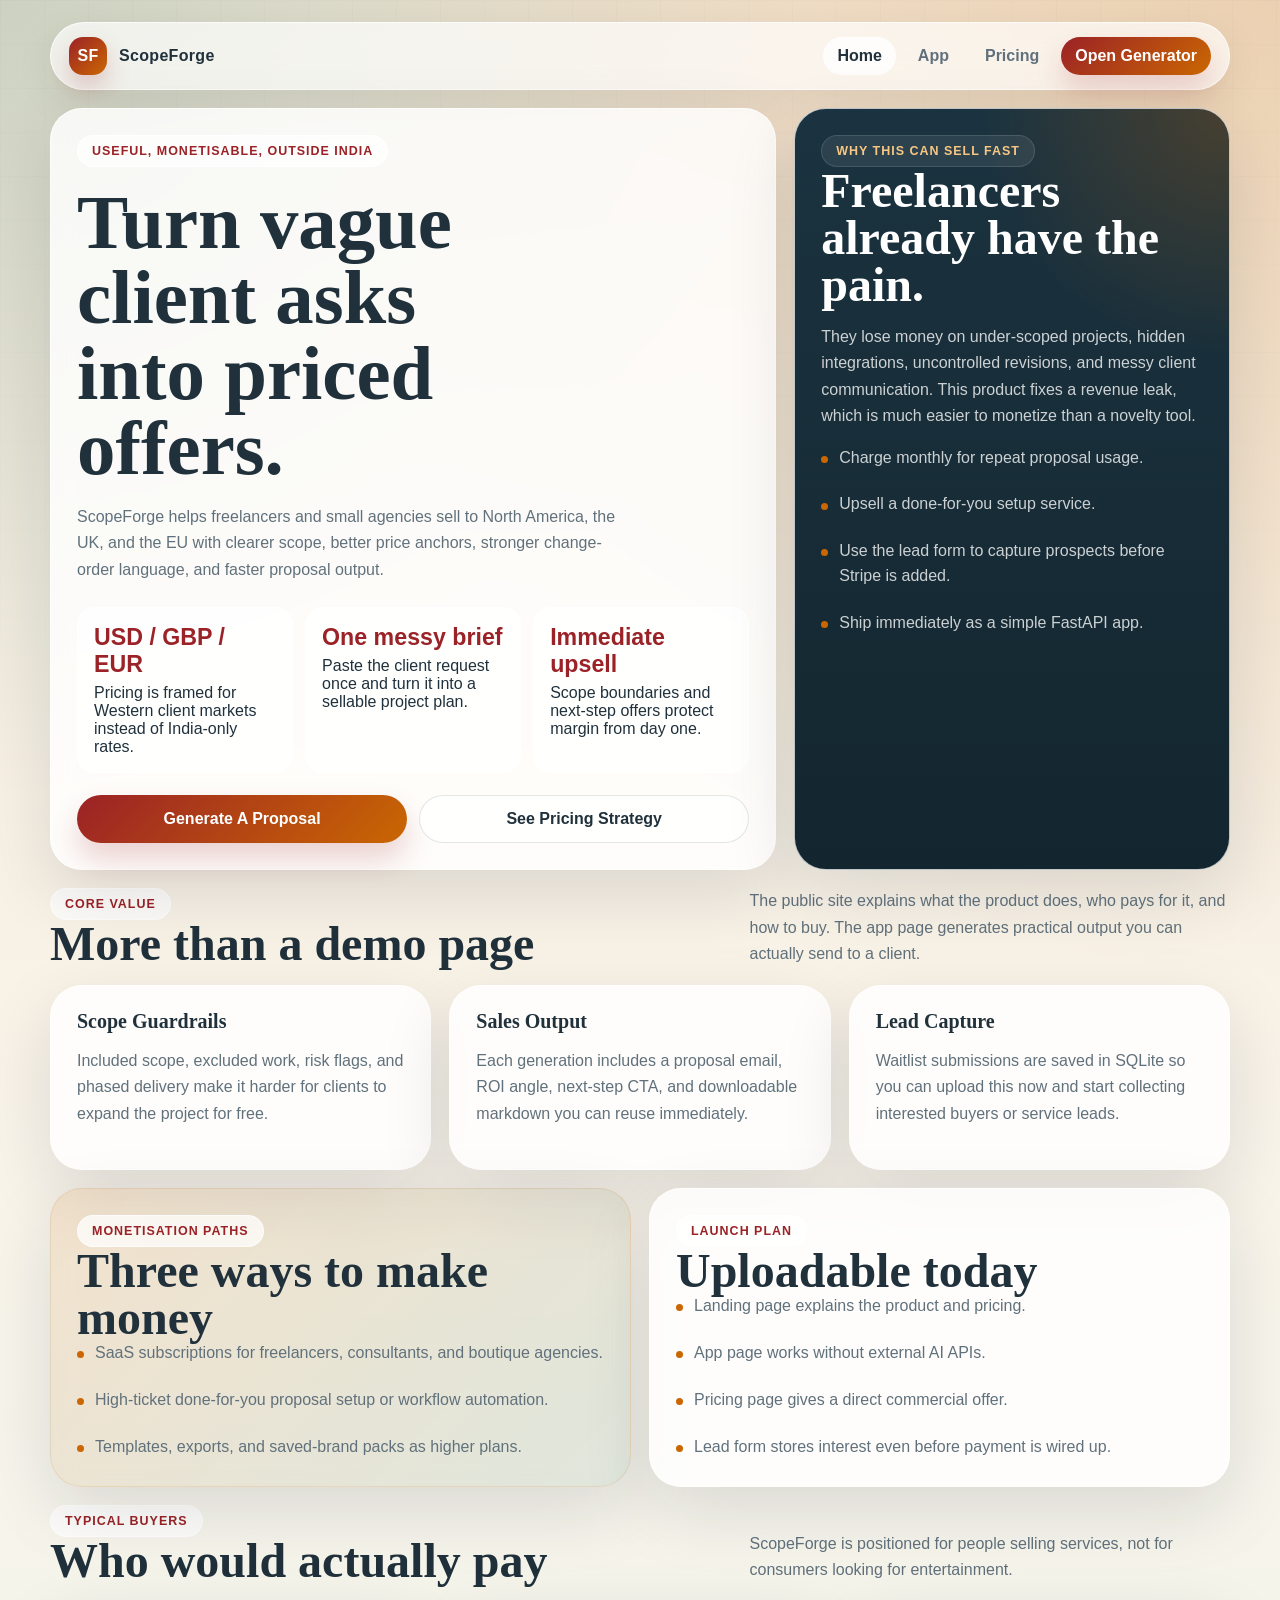
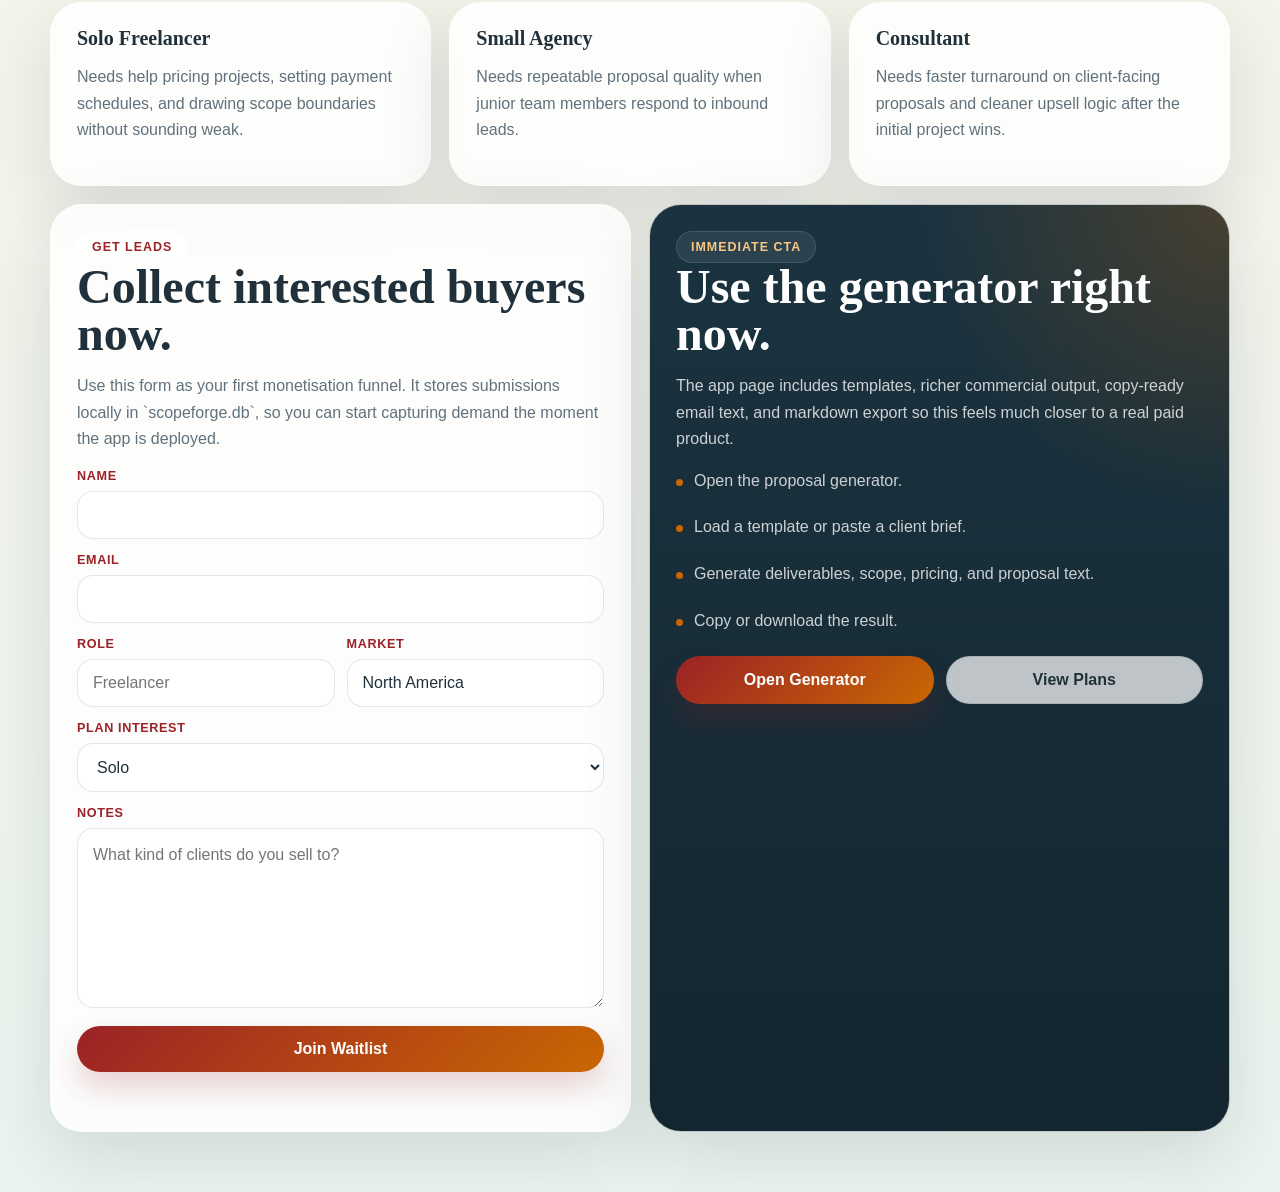
<file: index.html>
<!DOCTYPE html>
<html lang="en">
<head>
    <meta charset="UTF-8">
    <meta name="viewport" content="width=device-width, initial-scale=1.0">
    <title>ScopeForge | Proposal Generator For Western Client Work</title>
    <link rel="stylesheet" href="/static/scopeforge.css">
</head>
<body>
    <main class="page">
        <nav class="nav">
            <a class="brand" href="/">
                <span class="brand-mark">SF</span>
                <span>ScopeForge</span>
            </a>
            <div class="nav-links">
                <a class="active" href="/">Home</a>
                <a href="/app">App</a>
                <a href="/pricing">Pricing</a>
                <a class="cta-link" href="/app">Open Generator</a>
            </div>
        </nav>

        <section class="hero">
            <article class="hero-card">
                <div class="eyebrow">Useful, monetisable, outside India</div>
                <h1>Turn vague client asks into priced offers.</h1>
                <div class="hero-copy">
                    <p>
                        ScopeForge helps freelancers and small agencies sell to North America,
                        the UK, and the EU with clearer scope, better price anchors, stronger
                        change-order language, and faster proposal output.
                    </p>
                </div>
                <div class="metric-row">
                    <div class="metric">
                        <strong>USD / GBP / EUR</strong>
                        <span>Pricing is framed for Western client markets instead of India-only rates.</span>
                    </div>
                    <div class="metric">
                        <strong>One messy brief</strong>
                        <span>Paste the client request once and turn it into a sellable project plan.</span>
                    </div>
                    <div class="metric">
                        <strong>Immediate upsell</strong>
                        <span>Scope boundaries and next-step offers protect margin from day one.</span>
                    </div>
                </div>
                <div class="actions">
                    <a class="button button-primary" href="/app">Generate A Proposal</a>
                    <a class="button button-ghost" href="/pricing">See Pricing Strategy</a>
                </div>
            </article>

            <aside class="hero-card dark-card">
                <div class="eyebrow">Why this can sell fast</div>
                <h2>Freelancers already have the pain.</h2>
                <p>
                    They lose money on under-scoped projects, hidden integrations,
                    uncontrolled revisions, and messy client communication. This product
                    fixes a revenue leak, which is much easier to monetize than a novelty tool.
                </p>
                <ul class="list">
                    <li>Charge monthly for repeat proposal usage.</li>
                    <li>Upsell a done-for-you setup service.</li>
                    <li>Use the lead form to capture prospects before Stripe is added.</li>
                    <li>Ship immediately as a simple FastAPI app.</li>
                </ul>
            </aside>
        </section>

        <section class="section">
            <div class="section-header">
                <div>
                    <div class="eyebrow">Core Value</div>
                    <h2>More than a demo page</h2>
                </div>
                <p>
                    The public site explains what the product does, who pays for it, and how to buy.
                    The app page generates practical output you can actually send to a client.
                </p>
            </div>
            <div class="cards-3">
                <article class="card">
                    <h3>Scope Guardrails</h3>
                    <p>Included scope, excluded work, risk flags, and phased delivery make it harder for clients to expand the project for free.</p>
                </article>
                <article class="card">
                    <h3>Sales Output</h3>
                    <p>Each generation includes a proposal email, ROI angle, next-step CTA, and downloadable markdown you can reuse immediately.</p>
                </article>
                <article class="card">
                    <h3>Lead Capture</h3>
                    <p>Waitlist submissions are saved in SQLite so you can upload this now and start collecting interested buyers or service leads.</p>
                </article>
            </div>
        </section>

        <section class="section split">
            <article class="card highlight">
                <div class="eyebrow">Monetisation Paths</div>
                <h2>Three ways to make money</h2>
                <ul class="list">
                    <li>SaaS subscriptions for freelancers, consultants, and boutique agencies.</li>
                    <li>High-ticket done-for-you proposal setup or workflow automation.</li>
                    <li>Templates, exports, and saved-brand packs as higher plans.</li>
                </ul>
            </article>
            <article class="card">
                <div class="eyebrow">Launch Plan</div>
                <h2>Uploadable today</h2>
                <ul class="list">
                    <li>Landing page explains the product and pricing.</li>
                    <li>App page works without external AI APIs.</li>
                    <li>Pricing page gives a direct commercial offer.</li>
                    <li>Lead form stores interest even before payment is wired up.</li>
                </ul>
            </article>
        </section>

        <section class="section">
            <div class="section-header">
                <div>
                    <div class="eyebrow">Typical Buyers</div>
                    <h2>Who would actually pay</h2>
                </div>
                <p>ScopeForge is positioned for people selling services, not for consumers looking for entertainment.</p>
            </div>
            <div class="cards-3">
                <article class="card">
                    <h3>Solo Freelancer</h3>
                    <p>Needs help pricing projects, setting payment schedules, and drawing scope boundaries without sounding weak.</p>
                </article>
                <article class="card">
                    <h3>Small Agency</h3>
                    <p>Needs repeatable proposal quality when junior team members respond to inbound leads.</p>
                </article>
                <article class="card">
                    <h3>Consultant</h3>
                    <p>Needs faster turnaround on client-facing proposals and cleaner upsell logic after the initial project wins.</p>
                </article>
            </div>
        </section>

        <section class="section footer-grid">
            <article class="footer-card">
                <div class="eyebrow">Get Leads</div>
                <h2>Collect interested buyers now.</h2>
                <p>
                    Use this form as your first monetisation funnel. It stores submissions locally in
                    `scopeforge.db`, so you can start capturing demand the moment the app is deployed.
                </p>
                <form class="form-grid lead-form">
                    <div>
                        <label class="label" for="lead-name-home">Name</label>
                        <input id="lead-name-home" name="name" type="text" required>
                    </div>
                    <div>
                        <label class="label" for="lead-email-home">Email</label>
                        <input id="lead-email-home" name="email" type="email" required>
                    </div>
                    <div class="mini-grid">
                        <div>
                            <label class="label" for="lead-role-home">Role</label>
                            <input id="lead-role-home" name="role" type="text" placeholder="Freelancer" required>
                        </div>
                        <div>
                            <label class="label" for="lead-market-home">Market</label>
                            <input id="lead-market-home" name="market" type="text" value="North America" required>
                        </div>
                    </div>
                    <div>
                        <label class="label" for="lead-plan-home">Plan Interest</label>
                        <select id="lead-plan-home" name="plan_interest">
                            <option value="Solo">Solo</option>
                            <option value="Studio">Studio</option>
                            <option value="Agency">Agency</option>
                            <option value="Done-for-you setup">Done-for-you setup</option>
                        </select>
                    </div>
                    <div>
                        <label class="label" for="lead-notes-home">Notes</label>
                        <textarea id="lead-notes-home" name="notes" placeholder="What kind of clients do you sell to?"></textarea>
                    </div>
                    <button class="button button-primary button-block" type="submit" data-label="Join Waitlist">Join Waitlist</button>
                    <div class="status"></div>
                </form>
            </article>

            <article class="footer-card dark-card">
                <div class="eyebrow">Immediate CTA</div>
                <h2>Use the generator right now.</h2>
                <p>
                    The app page includes templates, richer commercial output, copy-ready email text,
                    and markdown export so this feels much closer to a real paid product.
                </p>
                <ul class="list">
                    <li>Open the proposal generator.</li>
                    <li>Load a template or paste a client brief.</li>
                    <li>Generate deliverables, scope, pricing, and proposal text.</li>
                    <li>Copy or download the result.</li>
                </ul>
                <div class="actions">
                    <a class="button button-primary" href="/app">Open Generator</a>
                    <a class="button button-ghost" href="/pricing">View Plans</a>
                </div>
            </article>
        </section>
    </main>
    <script src="/static/scopeforge.js"></script>
</body>
</html>
</file>
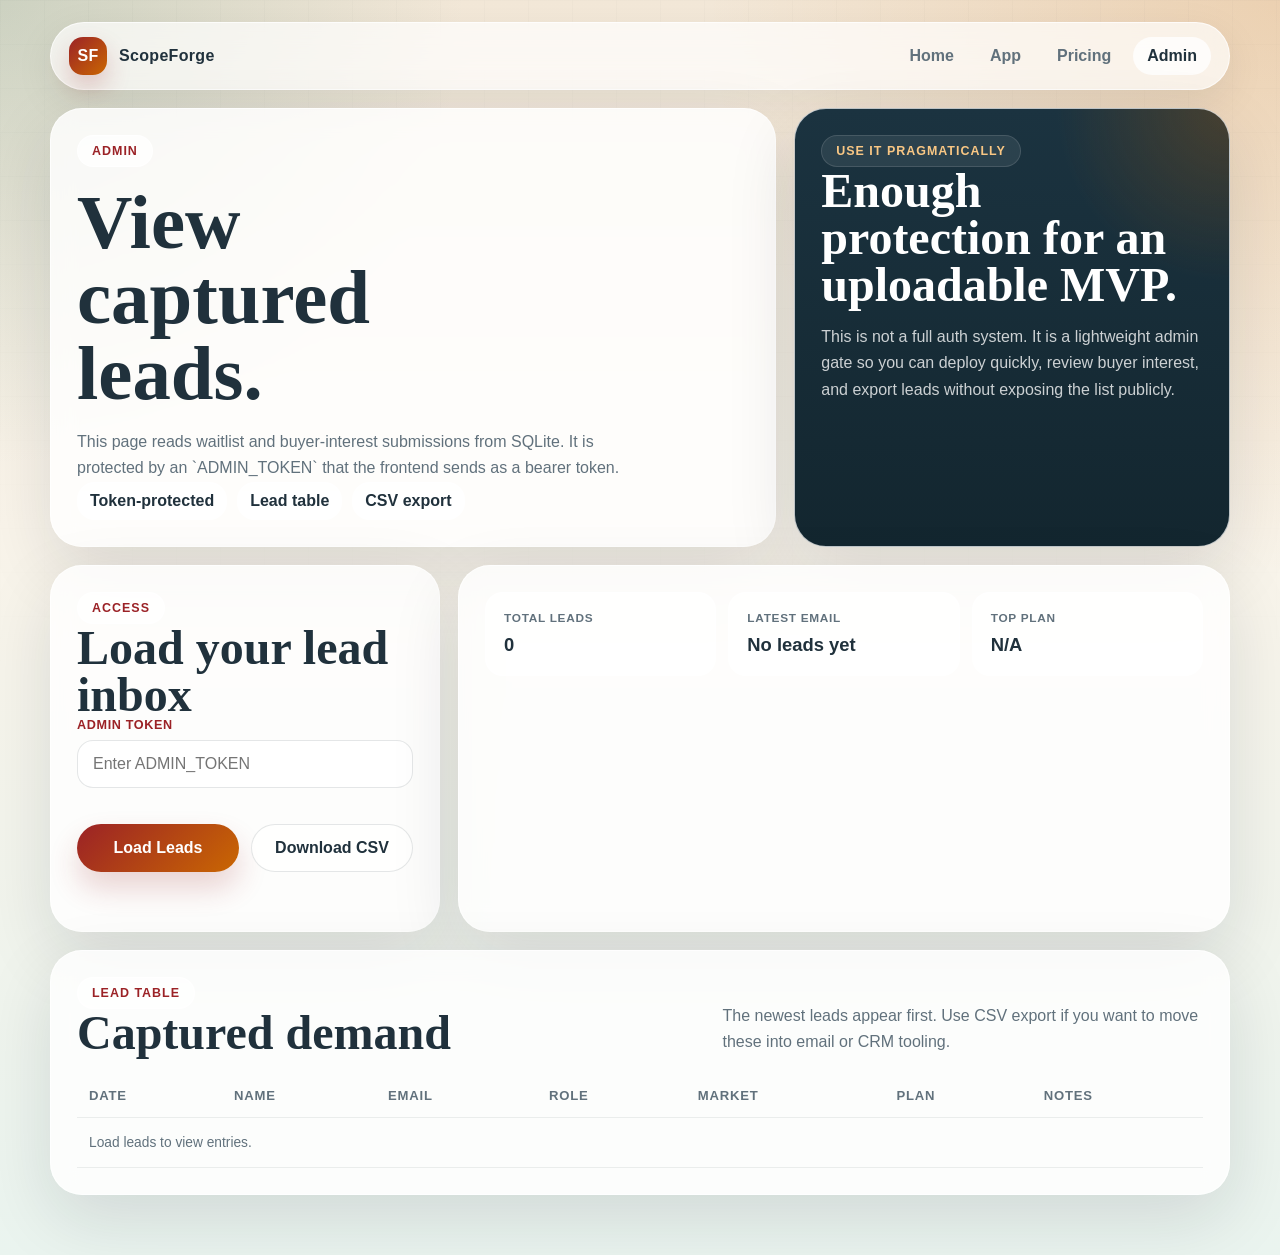
<file: admin.html>
<!DOCTYPE html>
<html lang="en">
<head>
    <meta charset="UTF-8">
    <meta name="viewport" content="width=device-width, initial-scale=1.0">
    <title>ScopeForge Admin</title>
    <link rel="stylesheet" href="/static/scopeforge.css">
</head>
<body>
    <main class="page">
        <nav class="nav">
            <a class="brand" href="/">
                <span class="brand-mark">SF</span>
                <span>ScopeForge</span>
            </a>
            <div class="nav-links">
                <a href="/">Home</a>
                <a href="/app">App</a>
                <a href="/pricing">Pricing</a>
                <a class="active" href="/admin">Admin</a>
            </div>
        </nav>

        <section class="hero">
            <article class="hero-card">
                <div class="eyebrow">Admin</div>
                <h1>View captured leads.</h1>
                <div class="hero-copy">
                    <p>
                        This page reads waitlist and buyer-interest submissions from SQLite.
                        It is protected by an `ADMIN_TOKEN` that the frontend sends as a bearer token.
                    </p>
                </div>
                <div class="pill-bar">
                    <span class="pill">Token-protected</span>
                    <span class="pill">Lead table</span>
                    <span class="pill">CSV export</span>
                </div>
            </article>

            <aside class="hero-card dark-card">
                <div class="eyebrow">Use It Pragmatically</div>
                <h2>Enough protection for an uploadable MVP.</h2>
                <p>
                    This is not a full auth system. It is a lightweight admin gate so you can
                    deploy quickly, review buyer interest, and export leads without exposing the list publicly.
                </p>
            </aside>
        </section>

        <section class="app-layout">
            <section class="panel">
                <div class="eyebrow">Access</div>
                <h2>Load your lead inbox</h2>
                <div class="form-grid">
                    <div>
                        <label class="label" for="admin-token">Admin Token</label>
                        <input id="admin-token" type="password" placeholder="Enter ADMIN_TOKEN">
                    </div>
                    <div class="actions">
                        <button class="button button-primary" id="load-leads-btn" type="button">Load Leads</button>
                        <button class="button button-ghost" id="download-leads-btn" type="button">Download CSV</button>
                    </div>
                    <div id="admin-status" class="status"></div>
                </div>
            </section>

            <section class="panel">
                <div class="result-top">
                    <div class="result-pill">
                        <span>Total Leads</span>
                        <strong id="lead-count">0</strong>
                    </div>
                    <div class="result-pill">
                        <span>Latest Email</span>
                        <strong id="latest-email">No leads yet</strong>
                    </div>
                    <div class="result-pill">
                        <span>Top Plan</span>
                        <strong id="top-plan">N/A</strong>
                    </div>
                </div>
            </section>
        </section>

        <section class="section">
            <article class="panel">
                <div class="section-header">
                    <div>
                        <div class="eyebrow">Lead Table</div>
                        <h2>Captured demand</h2>
                    </div>
                    <p>The newest leads appear first. Use CSV export if you want to move these into email or CRM tooling.</p>
                </div>
                <div class="table-wrap">
                    <table class="compare-table" id="lead-table">
                        <thead>
                            <tr>
                                <th>Date</th>
                                <th>Name</th>
                                <th>Email</th>
                                <th>Role</th>
                                <th>Market</th>
                                <th>Plan</th>
                                <th>Notes</th>
                            </tr>
                        </thead>
                        <tbody id="lead-table-body">
                            <tr>
                                <td colspan="7" class="tiny">Load leads to view entries.</td>
                            </tr>
                        </tbody>
                    </table>
                </div>
            </article>
        </section>
    </main>
    <script src="/static/scopeforge.js"></script>
</body>
</html>
</file>
<file: static/scopeforge.css>
:root {
    --bg-top: #f3e8d8;
    --bg-bottom: #eaf4ef;
    --surface: rgba(255, 255, 255, 0.82);
    --surface-strong: rgba(255, 255, 255, 0.94);
    --surface-dark: #17313d;
    --text: #20313c;
    --muted: #61717c;
    --line: rgba(32, 49, 60, 0.12);
    --accent: #ca6702;
    --accent-deep: #9b2226;
    --accent-soft: rgba(202, 103, 2, 0.12);
    --green: #1d6b57;
    --green-soft: rgba(29, 107, 87, 0.12);
    --shadow: 0 24px 70px rgba(15, 23, 42, 0.12);
    --radius-xl: 32px;
    --radius-lg: 24px;
    --radius-md: 18px;
    --radius-sm: 12px;
    --max-width: 1180px;
}

* {
    box-sizing: border-box;
}

html {
    scroll-behavior: smooth;
}

body {
    margin: 0;
    min-height: 100vh;
    color: var(--text);
    font-family: "Avenir Next", "Trebuchet MS", sans-serif;
    background:
        radial-gradient(circle at top left, rgba(29, 107, 87, 0.18), transparent 26%),
        radial-gradient(circle at top right, rgba(202, 103, 2, 0.18), transparent 32%),
        linear-gradient(180deg, var(--bg-top) 0%, #f9f4ea 42%, var(--bg-bottom) 100%);
}

body::before {
    content: "";
    position: fixed;
    inset: 0;
    pointer-events: none;
    background-image:
        linear-gradient(rgba(32, 49, 60, 0.03) 1px, transparent 1px),
        linear-gradient(90deg, rgba(32, 49, 60, 0.03) 1px, transparent 1px);
    background-size: 44px 44px;
    mask-image: linear-gradient(180deg, rgba(0, 0, 0, 0.45), transparent 82%);
}

a {
    color: inherit;
    text-decoration: none;
}

img {
    max-width: 100%;
    display: block;
}

.page {
    width: min(var(--max-width), calc(100% - 28px));
    margin: 0 auto;
    padding: 22px 0 60px;
    position: relative;
}

.nav {
    display: flex;
    align-items: center;
    justify-content: space-between;
    gap: 16px;
    padding: 14px 18px;
    margin-bottom: 18px;
    border: 1px solid rgba(255, 255, 255, 0.7);
    border-radius: 999px;
    background: rgba(255, 255, 255, 0.68);
    backdrop-filter: blur(14px);
    box-shadow: 0 12px 40px rgba(15, 23, 42, 0.08);
}

.brand {
    display: inline-flex;
    align-items: center;
    gap: 12px;
    font-weight: 800;
    letter-spacing: 0.02em;
}

.brand-mark {
    width: 38px;
    height: 38px;
    border-radius: 14px;
    display: grid;
    place-items: center;
    color: white;
    background: linear-gradient(135deg, var(--accent-deep), var(--accent));
    box-shadow: 0 12px 24px rgba(155, 34, 38, 0.22);
}

.nav-links {
    display: flex;
    align-items: center;
    gap: 8px;
    flex-wrap: wrap;
}

.nav-links a {
    padding: 10px 14px;
    border-radius: 999px;
    color: var(--muted);
    font-weight: 600;
}

.nav-links a.active,
.nav-links a:hover {
    background: rgba(255, 255, 255, 0.78);
    color: var(--text);
}

.cta-link {
    background: linear-gradient(135deg, var(--accent-deep), var(--accent));
    color: white !important;
    box-shadow: 0 14px 28px rgba(155, 34, 38, 0.18);
}

.hero,
.split,
.cards-3,
.cards-2,
.pricing-grid,
.compare-grid,
.app-layout,
.footer-grid {
    display: grid;
    gap: 18px;
}

.hero {
    grid-template-columns: 1.25fr 0.75fr;
    align-items: stretch;
    margin-bottom: 18px;
}

.split {
    grid-template-columns: repeat(2, minmax(0, 1fr));
}

.cards-3 {
    grid-template-columns: repeat(3, minmax(0, 1fr));
}

.cards-2,
.compare-grid,
.footer-grid {
    grid-template-columns: repeat(2, minmax(0, 1fr));
}

.pricing-grid {
    grid-template-columns: repeat(3, minmax(0, 1fr));
}

.app-layout {
    grid-template-columns: minmax(320px, 390px) minmax(0, 1fr);
}

.panel,
.hero-card,
.card,
.plan,
.result-card,
.footer-card {
    background: var(--surface);
    border: 1px solid rgba(255, 255, 255, 0.72);
    border-radius: var(--radius-xl);
    box-shadow: var(--shadow);
    backdrop-filter: blur(12px);
}

.hero-card,
.panel,
.card,
.footer-card {
    padding: 26px;
}

.plan,
.result-card {
    padding: 22px;
}

.table-wrap {
    width: 100%;
    overflow-x: auto;
}

.eyebrow {
    display: inline-flex;
    align-items: center;
    gap: 8px;
    padding: 8px 14px;
    border-radius: 999px;
    background: rgba(255, 255, 255, 0.72);
    border: 1px solid rgba(255, 255, 255, 0.75);
    color: var(--accent-deep);
    font-size: 0.78rem;
    letter-spacing: 0.08em;
    text-transform: uppercase;
    font-weight: 800;
}

h1,
h2,
h3,
h4 {
    margin: 0;
    font-family: Georgia, "Times New Roman", serif;
    line-height: 0.98;
    font-weight: 700;
}

h1 {
    font-size: clamp(2.9rem, 6vw, 5.7rem);
    margin-top: 18px;
    max-width: 10ch;
}

h2 {
    font-size: clamp(2rem, 4vw, 3rem);
}

h3 {
    font-size: 1.25rem;
}

p,
.body-copy {
    color: var(--muted);
    line-height: 1.65;
    font-size: 1rem;
}

.hero-copy p {
    max-width: 62ch;
    margin: 18px 0 0;
}

.metric-row,
.inline-pills,
.stack,
.list,
.price-points,
.actions,
.stat-row,
.template-list,
.mini-grid {
    display: grid;
    gap: 12px;
}

.metric-row {
    grid-template-columns: repeat(3, minmax(0, 1fr));
    margin-top: 24px;
}

.mini-grid {
    grid-template-columns: repeat(2, minmax(0, 1fr));
}

.metric,
.mini-card,
.pill,
.note,
.feature-chip,
.template-button,
.toast {
    border-radius: var(--radius-md);
}

.metric,
.mini-card,
.note {
    padding: 16px;
    background: rgba(255, 255, 255, 0.76);
    border: 1px solid rgba(255, 255, 255, 0.8);
}

.metric strong,
.price {
    display: block;
    font-size: 1.45rem;
    color: var(--accent-deep);
    margin-bottom: 6px;
}

.plan-actions {
    display: grid;
    gap: 10px;
    margin-top: 18px;
}

.plan-note {
    min-height: 2.8em;
}

.list {
    list-style: none;
    padding: 0;
    margin: 0;
}

.list li {
    position: relative;
    padding-left: 18px;
    color: var(--muted);
    line-height: 1.55;
}

.list li::before {
    content: "";
    position: absolute;
    left: 0;
    top: 0.63em;
    width: 7px;
    height: 7px;
    border-radius: 999px;
    background: var(--accent);
}

.list li + li {
    margin-top: 10px;
}

.highlight {
    background: linear-gradient(135deg, rgba(202, 103, 2, 0.12), rgba(29, 107, 87, 0.1));
    border: 1px solid rgba(202, 103, 2, 0.12);
}

.dark-card {
    background:
        radial-gradient(circle at top right, rgba(202, 103, 2, 0.25), transparent 28%),
        linear-gradient(180deg, #1b3340, #13262f);
    color: white;
}

.dark-card p,
.dark-card .list li,
.dark-card .muted {
    color: rgba(255, 255, 255, 0.78);
}

.dark-card .eyebrow {
    background: rgba(255, 255, 255, 0.08);
    border-color: rgba(255, 255, 255, 0.12);
    color: #f9c784;
}

.button,
button,
.template-button {
    appearance: none;
    border: none;
    cursor: pointer;
    font: inherit;
    font-weight: 700;
    transition: transform 0.18s ease, box-shadow 0.18s ease, opacity 0.18s ease;
}

.button:hover,
button:hover,
.template-button:hover {
    transform: translateY(-1px);
}

.button,
button {
    border-radius: 999px;
    padding: 14px 18px;
}

.button-primary,
.button-secondary,
.button-ghost {
    display: inline-flex;
    align-items: center;
    justify-content: center;
    gap: 8px;
}

.button-primary {
    background: linear-gradient(135deg, var(--accent-deep), var(--accent));
    color: white;
    box-shadow: 0 16px 30px rgba(155, 34, 38, 0.2);
}

.button-secondary {
    background: linear-gradient(135deg, var(--green), #2b8a6e);
    color: white;
    box-shadow: 0 14px 26px rgba(29, 107, 87, 0.18);
}

.button-ghost {
    background: rgba(255, 255, 255, 0.72);
    color: var(--text);
    border: 1px solid var(--line);
}

.button-block {
    width: 100%;
}

.actions {
    grid-template-columns: repeat(2, minmax(0, 1fr));
    margin-top: 22px;
}

.label {
    display: block;
    margin-bottom: 8px;
    font-size: 0.79rem;
    letter-spacing: 0.05em;
    text-transform: uppercase;
    color: var(--accent-deep);
    font-weight: 800;
}

input,
select,
textarea {
    width: 100%;
    border: 1px solid var(--line);
    border-radius: 16px;
    padding: 14px 15px;
    background: rgba(255, 255, 255, 0.94);
    font: inherit;
    color: var(--text);
    transition: border-color 0.18s ease, box-shadow 0.18s ease, transform 0.18s ease;
}

textarea {
    min-height: 180px;
    resize: vertical;
    line-height: 1.55;
}

input:focus,
select:focus,
textarea:focus {
    outline: none;
    border-color: rgba(29, 107, 87, 0.48);
    box-shadow: 0 0 0 4px rgba(29, 107, 87, 0.08);
    transform: translateY(-1px);
}

.form-grid {
    display: grid;
    gap: 14px;
}

.template-list {
    grid-template-columns: repeat(3, minmax(0, 1fr));
}

.template-button {
    padding: 14px;
    text-align: left;
    background: rgba(255, 255, 255, 0.74);
    border: 1px solid rgba(255, 255, 255, 0.78);
    color: var(--text);
}

.template-button small,
.muted,
.tiny {
    color: var(--muted);
}

.tiny {
    font-size: 0.86rem;
    line-height: 1.55;
}

.pill-bar,
.stat-row {
    display: flex;
    flex-wrap: wrap;
    gap: 10px;
}

.pill,
.feature-chip {
    display: inline-flex;
    align-items: center;
    gap: 8px;
    padding: 9px 12px;
    background: rgba(255, 255, 255, 0.78);
    border: 1px solid rgba(255, 255, 255, 0.78);
    font-weight: 700;
}

.result-shell {
    display: grid;
    gap: 18px;
}

.result-top {
    display: grid;
    grid-template-columns: repeat(3, minmax(0, 1fr));
    gap: 12px;
}

.result-pill {
    padding: 18px;
    border-radius: var(--radius-md);
    background: rgba(255, 255, 255, 0.76);
    border: 1px solid rgba(255, 255, 255, 0.82);
}

.result-pill span {
    display: block;
    margin-bottom: 8px;
    font-size: 0.74rem;
    letter-spacing: 0.06em;
    text-transform: uppercase;
    color: var(--muted);
    font-weight: 800;
}

.result-pill strong {
    display: block;
    font-size: 1.15rem;
    line-height: 1.35;
}

.result-grid {
    display: grid;
    grid-template-columns: repeat(2, minmax(0, 1fr));
    gap: 18px;
}

.text-block {
    padding: 18px;
    border-radius: var(--radius-md);
    background: rgba(255, 251, 245, 0.9);
    border: 1px solid rgba(32, 49, 60, 0.08);
    white-space: pre-wrap;
    line-height: 1.65;
}

.compare-table {
    width: 100%;
    border-collapse: collapse;
    overflow: hidden;
}

.compare-table th,
.compare-table td {
    padding: 14px 12px;
    text-align: left;
    border-bottom: 1px solid rgba(32, 49, 60, 0.08);
    vertical-align: top;
}

.compare-table th {
    font-size: 0.82rem;
    text-transform: uppercase;
    letter-spacing: 0.06em;
    color: var(--muted);
}

.compare-table td .tiny {
    margin: 0;
}

.section {
    margin-top: 18px;
}

.section-header {
    display: flex;
    align-items: end;
    justify-content: space-between;
    gap: 16px;
    margin-bottom: 18px;
}

.section-header p {
    margin: 0;
    max-width: 54ch;
}

.footer-card {
    min-height: 100%;
}

.status {
    min-height: 1.2em;
    color: var(--green);
    font-weight: 700;
}

.empty-state {
    display: grid;
    gap: 16px;
    align-content: center;
    min-height: 100%;
}

.art {
    min-height: 220px;
    border-radius: 26px;
    background:
        radial-gradient(circle at 20% 22%, rgba(202, 103, 2, 0.22), transparent 20%),
        radial-gradient(circle at 78% 28%, rgba(29, 107, 87, 0.2), transparent 18%),
        linear-gradient(135deg, #fffaf2, #eef8f3);
    border: 1px solid rgba(32, 49, 60, 0.08);
    position: relative;
    overflow: hidden;
}

.art::before,
.art::after {
    content: "";
    position: absolute;
    border-radius: 20px;
}

.art::before {
    left: 20px;
    right: 20px;
    bottom: 18px;
    height: 16px;
    background: rgba(32, 49, 60, 0.08);
    box-shadow:
        0 -42px 0 rgba(32, 49, 60, 0.12),
        0 -84px 0 rgba(32, 49, 60, 0.06);
}

.art::after {
    top: 26px;
    right: 18px;
    width: 30%;
    height: 120px;
    background: linear-gradient(180deg, rgba(202, 103, 2, 0.2), rgba(29, 107, 87, 0.18));
}

.hidden {
    display: none !important;
}

@media (max-width: 1024px) {
    .hero,
    .split,
    .cards-3,
    .pricing-grid,
    .compare-grid,
    .app-layout,
    .result-grid,
    .footer-grid {
        grid-template-columns: 1fr;
    }

    .metric-row,
    .result-top,
    .template-list {
        grid-template-columns: 1fr;
    }

    .actions {
        grid-template-columns: 1fr;
    }
}

@media (max-width: 720px) {
    .page {
        width: min(calc(100% - 18px), var(--max-width));
        padding-top: 14px;
    }

    .nav {
        flex-direction: column;
        align-items: stretch;
        border-radius: 28px;
    }

    .nav-links {
        justify-content: center;
    }

    .hero-card,
    .panel,
    .card,
    .plan,
    .result-card,
    .footer-card {
        padding: 20px;
    }

    h1 {
        font-size: 2.9rem;
    }

    .metric-row,
    .mini-grid {
        grid-template-columns: 1fr;
    }
}
</file>
